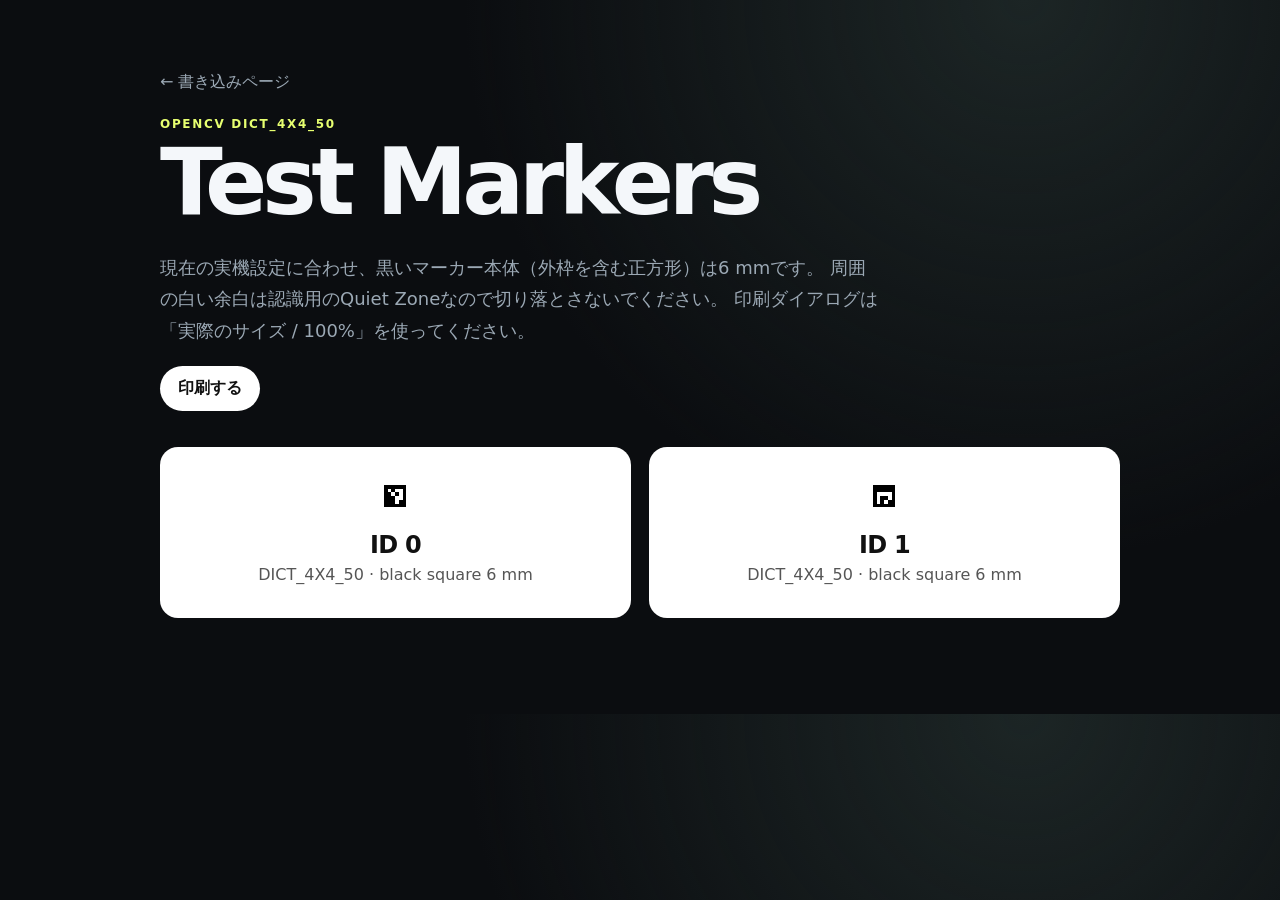
<file: web/markers.html>
<!doctype html>
<html lang="ja">
<head>
  <meta charset="utf-8">
  <meta name="viewport" content="width=device-width,initial-scale=1">
  <title>Test Markers · AtomS3R Visual Pose Tracker</title>
  <link rel="stylesheet" href="style.css">
</head>
<body>
  <main class="shell">
    <a class="back" href="./">← 書き込みページ</a>
    <section class="hero compact">
      <p class="eyebrow">OpenCV DICT_4X4_50</p>
      <h1>Test Markers</h1>
      <p class="lead">
        現在の実機設定に合わせ、黒いマーカー本体（外枠を含む正方形）は6 mmです。
        周囲の白い余白は認識用のQuiet Zoneなので切り落とさないでください。
        印刷ダイアログは「実際のサイズ / 100%」を使ってください。
      </p>
      <button class="secondary" onclick="window.print()">印刷する</button>
    </section>
    <section id="markers" class="marker-grid"></section>
  </main>

<script>
const markerSizeMm = 6;
const codes = [
  { id: 0, word: 0xB532 },
  { id: 1, word: 0x0F9A },
];

function bit(word, r, c) {
  const shift = 15 - (r * 4 + c);
  return (word >> shift) & 1;
}

function markerSvg(code) {
  const markerCells = 6;
  const quietCells = 1;
  const totalCells = markerCells + quietCells * 2;
  const cell = 10;
  const size = totalCells * cell;
  const markerOffset = quietCells * cell;
  const printedSizeMm = markerSizeMm * totalCells / markerCells;

  let rects = '<rect width="' + size + '" height="' + size + '" fill="white"/>';
  for (let r = 0; r < markerCells; r++) {
    for (let c = 0; c < markerCells; c++) {
      const border = r === 0 || r === 5 || c === 0 || c === 5;
      const black = border || (r > 0 && r < 5 && c > 0 && c < 5 &&
                    bit(code.word, r - 1, c - 1) === 0);
      if (black) {
        rects += '<rect x="' + (markerOffset + c*cell) +
          '" y="' + (markerOffset + r*cell) +
          '" width="' + cell + '" height="' + cell + '" fill="black"/>';
      }
    }
  }

  return '<svg viewBox="0 0 ' + size + ' ' + size + '"' +
    ' style="width:' + printedSizeMm + 'mm;height:' + printedSizeMm + 'mm"' +
    ' shape-rendering="crispEdges" aria-label="ArUco marker ID ' + code.id + '">' +
    rects + '</svg>';
}

document.getElementById('markers').innerHTML = codes.map(code =>
  '<article class="marker-card">' +
    markerSvg(code) +
    '<h2>ID ' + code.id + '</h2>' +
    '<p>DICT_4X4_50 · black square ' + markerSizeMm + ' mm</p>' +
  '</article>'
).join('');
</script>
</body>
</html>
</file>
<file: web/style.css>
:root {
  color-scheme: dark;
  --bg: #0b0d10;
  --panel: #14181d;
  --panel2: #1a2027;
  --line: #2a323b;
  --text: #f4f7fa;
  --muted: #9ba8b4;
  --accent: #e7ff70;
  --ok: #8df0b2;
}

* { box-sizing: border-box; }

body {
  margin: 0;
  background:
    radial-gradient(circle at 80% 0%, #1c2525 0, transparent 35rem),
    var(--bg);
  color: var(--text);
  font-family: Inter, ui-sans-serif, system-ui, -apple-system, BlinkMacSystemFont,
               "Segoe UI", sans-serif;
}

.shell {
  width: min(960px, calc(100% - 32px));
  margin: 0 auto;
  padding: 72px 0 96px;
}

.hero { margin-bottom: 36px; }
.hero.compact { margin-top: 24px; }

.eyebrow, .step {
  margin: 0 0 10px;
  color: var(--accent);
  letter-spacing: .14em;
  text-transform: uppercase;
  font-size: 12px;
  font-weight: 800;
}

h1 {
  margin: 0;
  max-width: 800px;
  font-size: clamp(46px, 8vw, 92px);
  line-height: .92;
  letter-spacing: -.06em;
}

h2 {
  margin: 0 0 10px;
  font-size: 24px;
  letter-spacing: -.03em;
}

.lead {
  max-width: 720px;
  margin: 26px 0 0;
  color: var(--muted);
  font-size: 18px;
  line-height: 1.75;
}

.card {
  display: block;
  padding: 28px;
  border: 1px solid var(--line);
  border-radius: 22px;
  background: linear-gradient(145deg, var(--panel2), var(--panel));
  color: inherit;
  text-decoration: none;
}

.install {
  display: grid;
  grid-template-columns: 1fr auto;
  gap: 26px;
  align-items: center;
}

.primary, .secondary, .ghost {
  border: 0;
  border-radius: 999px;
  padding: 12px 18px;
  font: inherit;
  font-weight: 800;
  cursor: pointer;
}

.primary { background: var(--accent); color: #10120b; }
.secondary { background: #fff; color: #111; margin-top: 20px; }
.ghost {
  background: #252c34;
  color: var(--text);
  border: 1px solid #3a4550;
}

button:disabled {
  opacity: .45;
  cursor: not-allowed;
}

.hint, .small, .build-info {
  grid-column: 1 / -1;
  color: var(--muted);
  font-size: 13px;
  line-height: 1.7;
}

.build-info {
  margin-top: 10px;
  overflow-wrap: anywhere;
}

.warn { color: #ffb1a7; }

.serial-card { margin-top: 16px; }

.serial-head {
  display: flex;
  justify-content: space-between;
  gap: 20px;
  align-items: flex-start;
}

.status-pill {
  flex: none;
  border: 1px solid var(--line);
  border-radius: 999px;
  padding: 7px 11px;
  color: var(--muted);
  font-size: 12px;
  font-weight: 800;
}

.status-pill.connected {
  color: var(--ok);
  border-color: #3e7855;
}

.button-row {
  display: flex;
  flex-wrap: wrap;
  gap: 8px;
  margin: 18px 0 14px;
}

.serial-log {
  width: 100%;
  min-height: 300px;
  max-height: 520px;
  margin: 0;
  padding: 14px;
  overflow: auto;
  white-space: pre-wrap;
  overflow-wrap: anywhere;
  border: 1px solid #26313a;
  border-radius: 14px;
  background: #050708;
  color: #d9ffe3;
  font: 12px/1.55 ui-monospace, SFMono-Regular, Menlo, Consolas, monospace;
}

code {
  padding: .1em .35em;
  border-radius: 5px;
  background: #080b0e;
  color: #d9ffe3;
}

.grid {
  display: grid;
  grid-template-columns: 1fr 1fr;
  gap: 16px;
  margin: 16px 0;
}

.link-card { transition: transform .18s ease, border-color .18s ease; }
.link-card:hover { transform: translateY(-3px); border-color: #56616b; }
.link-card p { color: var(--muted); }
.link-card span { color: var(--accent); font-weight: 800; }

.specs {
  display: grid;
  gap: 0;
}

.specs div {
  display: grid;
  grid-template-columns: 150px 1fr;
  gap: 20px;
  padding: 13px 0;
  border-bottom: 1px solid var(--line);
}

.specs span { color: var(--muted); }

.back { color: var(--muted); text-decoration: none; }

.marker-grid {
  display: grid;
  grid-template-columns: repeat(2, minmax(240px, 1fr));
  gap: 18px;
}

.marker-card {
  padding: 34px;
  text-align: center;
  background: white;
  color: #111;
  border-radius: 18px;
}

.marker-card svg {
  display: block;
  margin: 0 auto 20px;
}

.marker-card h2 { margin: 0; }
.marker-card p { margin: 6px 0 0; color: #555; }

@media (max-width: 700px) {
  .shell { padding-top: 46px; }
  .install { grid-template-columns: 1fr; }
  .grid, .marker-grid { grid-template-columns: 1fr; }
  .specs div { grid-template-columns: 1fr; gap: 4px; }
  .serial-head { flex-direction: column; }
}

@media print {
  body { background: white; color: black; }
  .back, .hero, .primary, .secondary, .ghost, .serial-card {
    display: none !important;
  }
  .shell { width: auto; padding: 0; }
  .marker-grid {
    display: flex;
    gap: 25mm;
    align-items: flex-start;
    justify-content: center;
    margin-top: 25mm;
  }
  .marker-card { padding: 0; }
}
</file>
